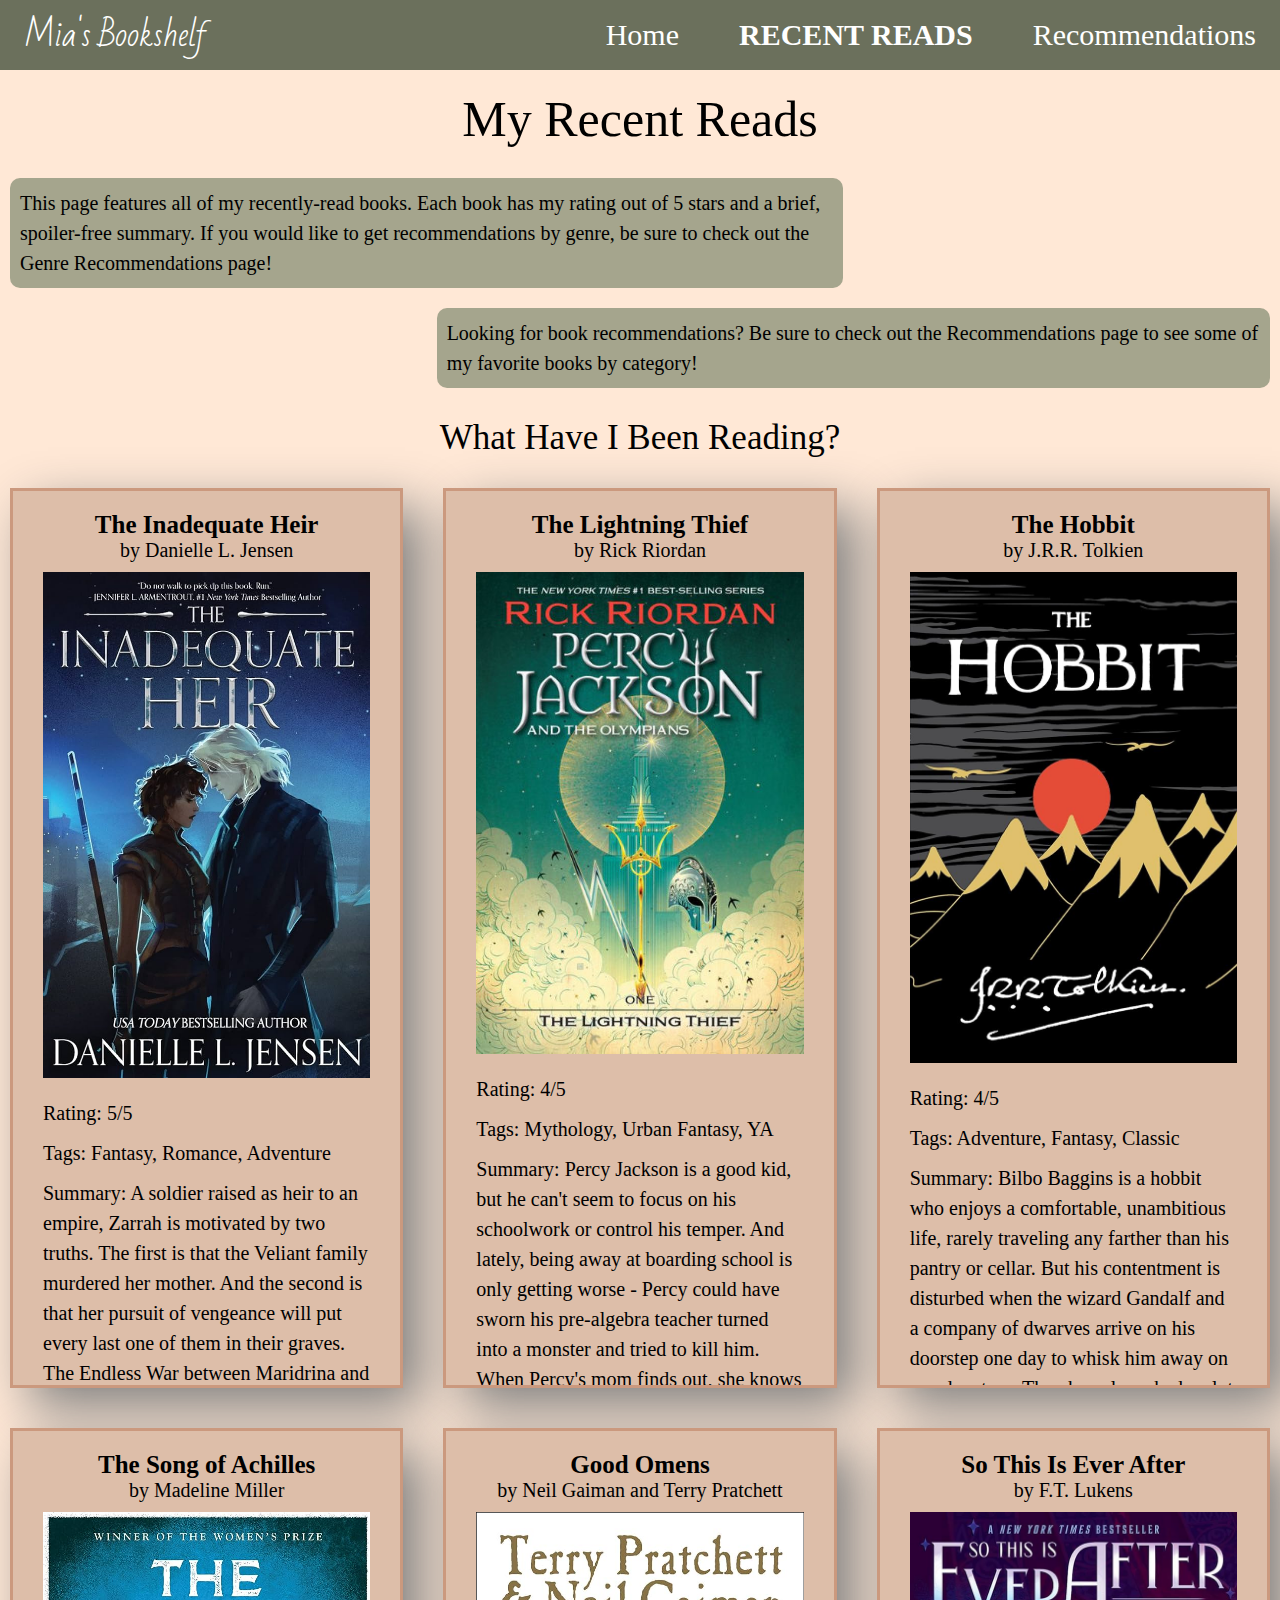
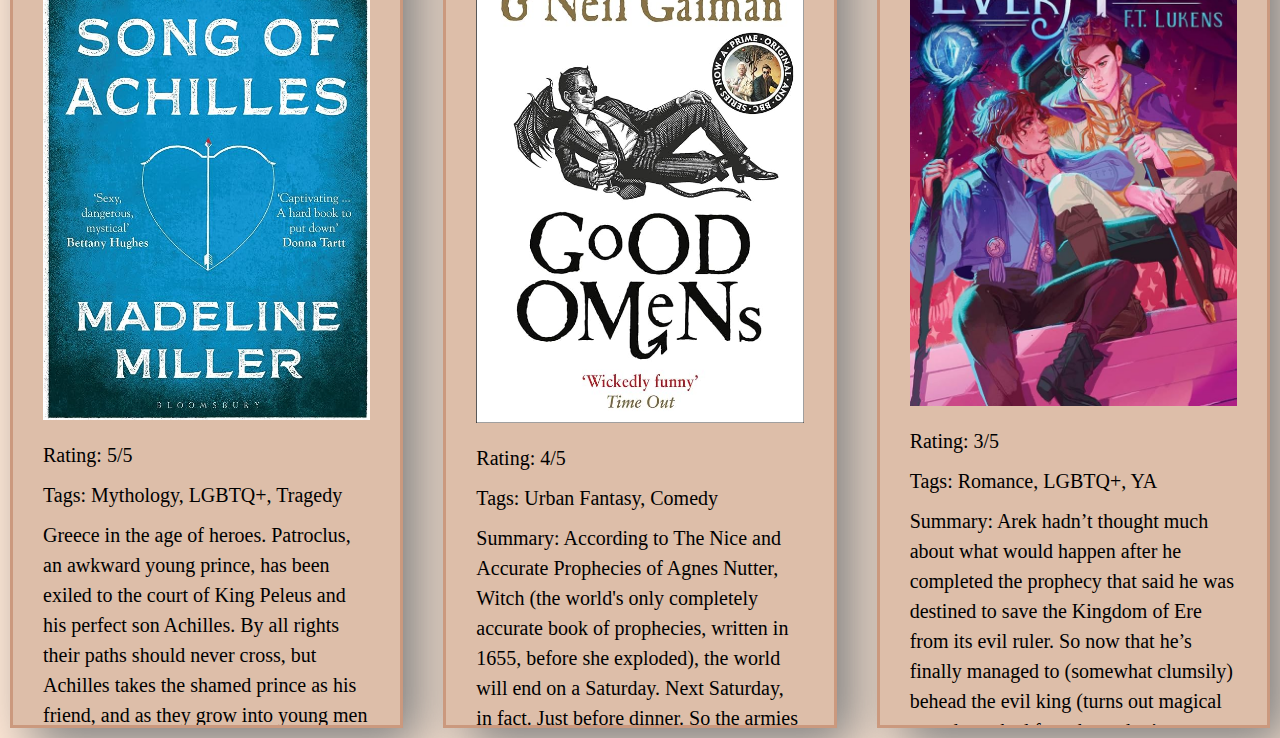
<file: recent_reads.html>
<!DOCTYPE html>
<html lang="en">
<head>
    <meta charset="UTF-8">
    <meta name="viewport" content="width=device-width, initial-scale=1.0">
    <link rel="icon" type="image/x-icon" href="images/favicon.png">
    <link rel="preconnect" href="https://fonts.googleapis.com">
    <link rel="preconnect" href="https://fonts.gstatic.com" crossorigin>
    <link href="https://fonts.googleapis.com/css2?family=Bad+Script&display=swap" rel="stylesheet">
    <link rel="stylesheet" href="css/html5reset.css">
    <link rel="stylesheet" href="css/style.css">
    <title>Recent Reads</title>
</head>
<body>
    <header>
        <a class="skip" href="#main">Skip to Main Content</a>
        <nav class="navbar">
            <a href="index.html" class="nav-branding">Mia's Bookshelf</a>

            <ul class="nav-menu">
                <li class="nav-item">
                    <a href="index.html" class="nav-link">Home</a>
                </li>
                <li class="nav-item">
                    <a href="recent_reads.html" class="nav-link active">Recent Reads</a>
                </li>
                <li class="nav-item">
                    <a href="recommendations.html" class="nav-link">Recommendations</a>
                </li>
            </ul>
            <div class="hamburger">
                <span class="bar"></span>
                <span class="bar"></span>
                <span class="bar"></span>
            </div>
        </nav>
    </header>
    <main id="main">
        <button onclick="topFunction()" id="myBtn" title="Go to top">Back to top</button>
        <h1>My Recent Reads</h1>
        <div class="recent-intro">
            <p>This page features all of my recently-read books. Each book has my rating out of 5 stars and a brief, spoiler-free summary. If you would like to get recommendations by genre, be sure to check out the Genre Recommendations page!</p>
            <p>Looking for book recommendations? Be sure to check out the Recommendations page to see some of my favorite books by category!</p>
        </div>
        <h2>What Have I Been Reading?</h2>
                <div class="recent-container">
                    <div class="book" tabindex="0">
                        <h3>The Inadequate Heir</h3>
                        <h4>by Danielle L. Jensen</h4>
                        <img src="images/the_inadequate_heir.jpg" alt="Book cover for 'The Inadequate Heir'">
                        <p>Rating: 5/5</p>
                        <p>Tags: Fantasy, Romance, Adventure</p>
                        <p>Summary: A soldier raised as heir to an empire, Zarrah is motivated by two truths. The first is that the Veliant family murdered her mother. And the second is that her pursuit of vengeance will put every last one of them in their graves. The Endless War between Maridrina and Valcotta has raged for generations, leaving thousands of Zarrah’s people dead and countless more orphaned. So when she’s given command of the contested city of Nerastis, Zarrah is prepared to do whatever it takes to destroy the Maridrinian forces who oppose her. And to kill the Veliant prince who leads them. Yet a chance encounter with an anonymous, and handsome, Maridrinian causes Zarrah to question whether the violence she’s perpetrated is justice or a crime. And as she continues to meet the nameless man each night, she finds common ground - and fiery passion - in his arms. But when identities are revealed, Zarrah must decide whether to embrace a chance at peace…or march to the drums of war.</p>
                    </div>
                    <div class="book" tabindex="0">
                        <h3>The Lightning Thief</h3>
                        <h4>by Rick Riordan</h4>
                        <img src="images/lightning_thief.jpeg" alt="Book cover for 'The Lightning Thief'">
                        <p>Rating: 4/5</p>
                        <p>Tags: Mythology, Urban Fantasy, YA</p>
                        <p>Summary: Percy Jackson is a good kid, but he can't seem to focus on his schoolwork or control his temper. And lately, being away at boarding school is only getting worse - Percy could have sworn his pre-algebra teacher turned into a monster and tried to kill him. When Percy's mom finds out, she knows it's time that he knew the truth about where he came from, and that he go to the one place he'll be safe. She sends Percy to Camp Half Blood, a summer camp for demigods (on Long Island), where he learns that the father he never knew is Poseidon, God of the Sea. Soon a mystery unfolds and together with his friends—one a satyr and the other the demigod daughter of Athena - Percy sets out on a quest across the United States to reach the gates of the Underworld (located in a recording studio in Hollywood) and prevent a catastrophic war between the gods.</p>
                    </div>
                    <div class="book" tabindex="0">
                        <h3>The Hobbit</h3>
                        <h4>by J.R.R. Tolkien</h4>
                        <img src="images/the_hobbit.jpg" alt="Book cover for 'The Hobbit'">
                        <p>Rating: 4/5</p>
                        <p>Tags: Adventure, Fantasy, Classic</p>
                        <p>Summary: Bilbo Baggins is a hobbit who enjoys a comfortable, unambitious life, rarely traveling any farther than his pantry or cellar. But his contentment is disturbed when the wizard Gandalf and a company of dwarves arrive on his doorstep one day to whisk him away on an adventure. They have launched a plot to raid the treasure hoard guarded by Smaug the Magnificent, a large and very dangerous dragon. Bilbo reluctantly joins their quest, unaware that on his journey to the Lonely Mountain he will encounter both a magic ring and a frightening creature known as Gollum.</p>
                    </div>
                    <div class="book" tabindex="0">
                        <h3>The Song of Achilles</h3>
                        <h4>by Madeline Miller</h4>
                        <img src="images/song_of_achilles.jpg" alt="Book cover for 'The Song of Achilles'">
                        <p>Rating: 5/5</p>
                        <p>Tags: Mythology, LGBTQ+, Tragedy</p>
                        <p>Greece in the age of heroes. Patroclus, an awkward young prince, has been exiled to the court of King Peleus and his perfect son Achilles. By all rights their paths should never cross, but Achilles takes the shamed prince as his friend, and as they grow into young men skilled in the arts of war and medicine their bond blossoms into something deeper - despite the displeasure of Achilles' mother Thetis, a cruel sea goddess. But then word comes that Helen of Sparta has been kidnapped. Torn between love and fear for his friend, Patroclus journeys with Achilles to Troy, little knowing that the years that follow will test everything they hold dear. Profoundly moving and breathtakingly original, this rendering of the epic Trojan War is a dazzling feat of the imagination, a devastating love story, and an almighty battle between gods and kings, peace and glory, immortal fame and the human heart.</p>
                    </div>
                    <div class="book" tabindex="0">
                        <h3>Good Omens</h3>
                        <h4>by Neil Gaiman and Terry Pratchett</h4>
                        <img src="images/good_omens.jpg" alt="Book cover for 'Good Omens'">
                        <p>Rating: 4/5</p>
                        <p>Tags: Urban Fantasy, Comedy</p>
                        <p>Summary: According to The Nice and Accurate Prophecies of Agnes Nutter, Witch (the world's only completely accurate book of prophecies, written in 1655, before she exploded), the world will end on a Saturday. Next Saturday, in fact. Just before dinner. So the armies of Good and Evil are amassing, Atlantis is rising, frogs are falling, tempers are flaring. Everything appears to be going according to Divine Plan. Except a somewhat fussy angel and a fast-living demon—both of whom have lived amongst Earth's mortals since The Beginning and have grown rather fond of the lifestyle—are not actually looking forward to the coming Rapture. And someone seems to have misplaced the Antichrist . . .</p>
                    </div>
                    <div class="book" tabindex="0">
                        <h3>So This Is Ever After</h3>
                        <h4>by F.T. Lukens</h4>
                        <img src="images/so_this_is_ever_after.jpg" alt="Book cover for 'So This Is Ever After'">
                        <p>Rating: 3/5</p>
                        <p>Tags: Romance, LGBTQ+, YA</p>
                        <p>Summary: Arek hadn’t thought much about what would happen after he completed the prophecy that said he was destined to save the Kingdom of Ere from its evil ruler. So now that he’s finally managed to (somewhat clumsily) behead the evil king (turns out magical swords yanked from bogs don’t come pre-sharpened), he and his rag-tag group of quest companions are at a bit of a loss for what to do next. As a temporary safeguard, Arek’s best friend and mage, Matt, convinces him to assume the throne until the true heir can be rescued from her tower. Except that she’s dead. Now Arek is stuck as king, a role that comes with a magical catch: choose a spouse by your eighteenth birthday, or wither away into nothing. With his eighteenth birthday only three months away, and only Matt in on the secret, Arek embarks on a desperate bid to find a spouse to save his life—starting with his quest companions. But his attempts at wooing his friends go painfully and hilariously wrong…until he discovers that love might have been in front of him all along.</p>
                    </div>
                </div>
        </main>
        <script src="js/hamMenu.js"></script>
        <script src="js/backTop.js"></script>
    </body>
    </html>
</file>
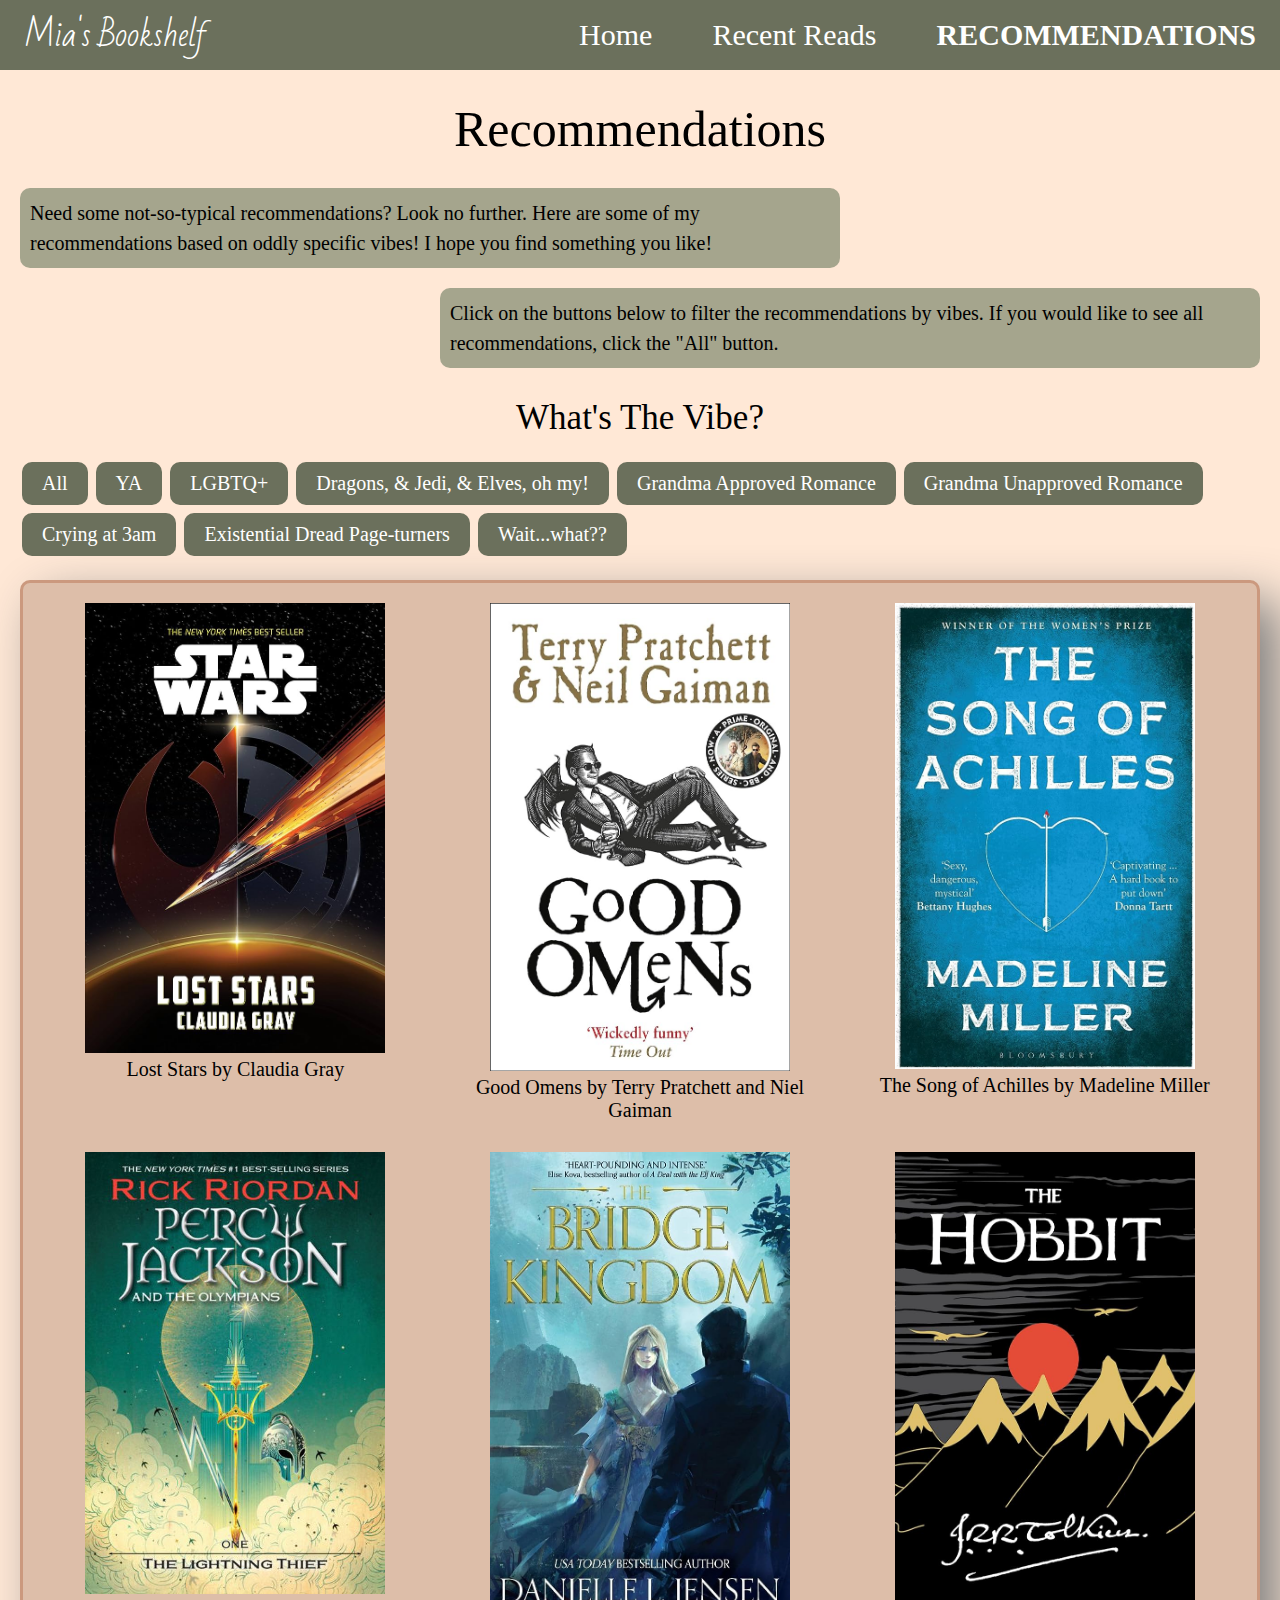
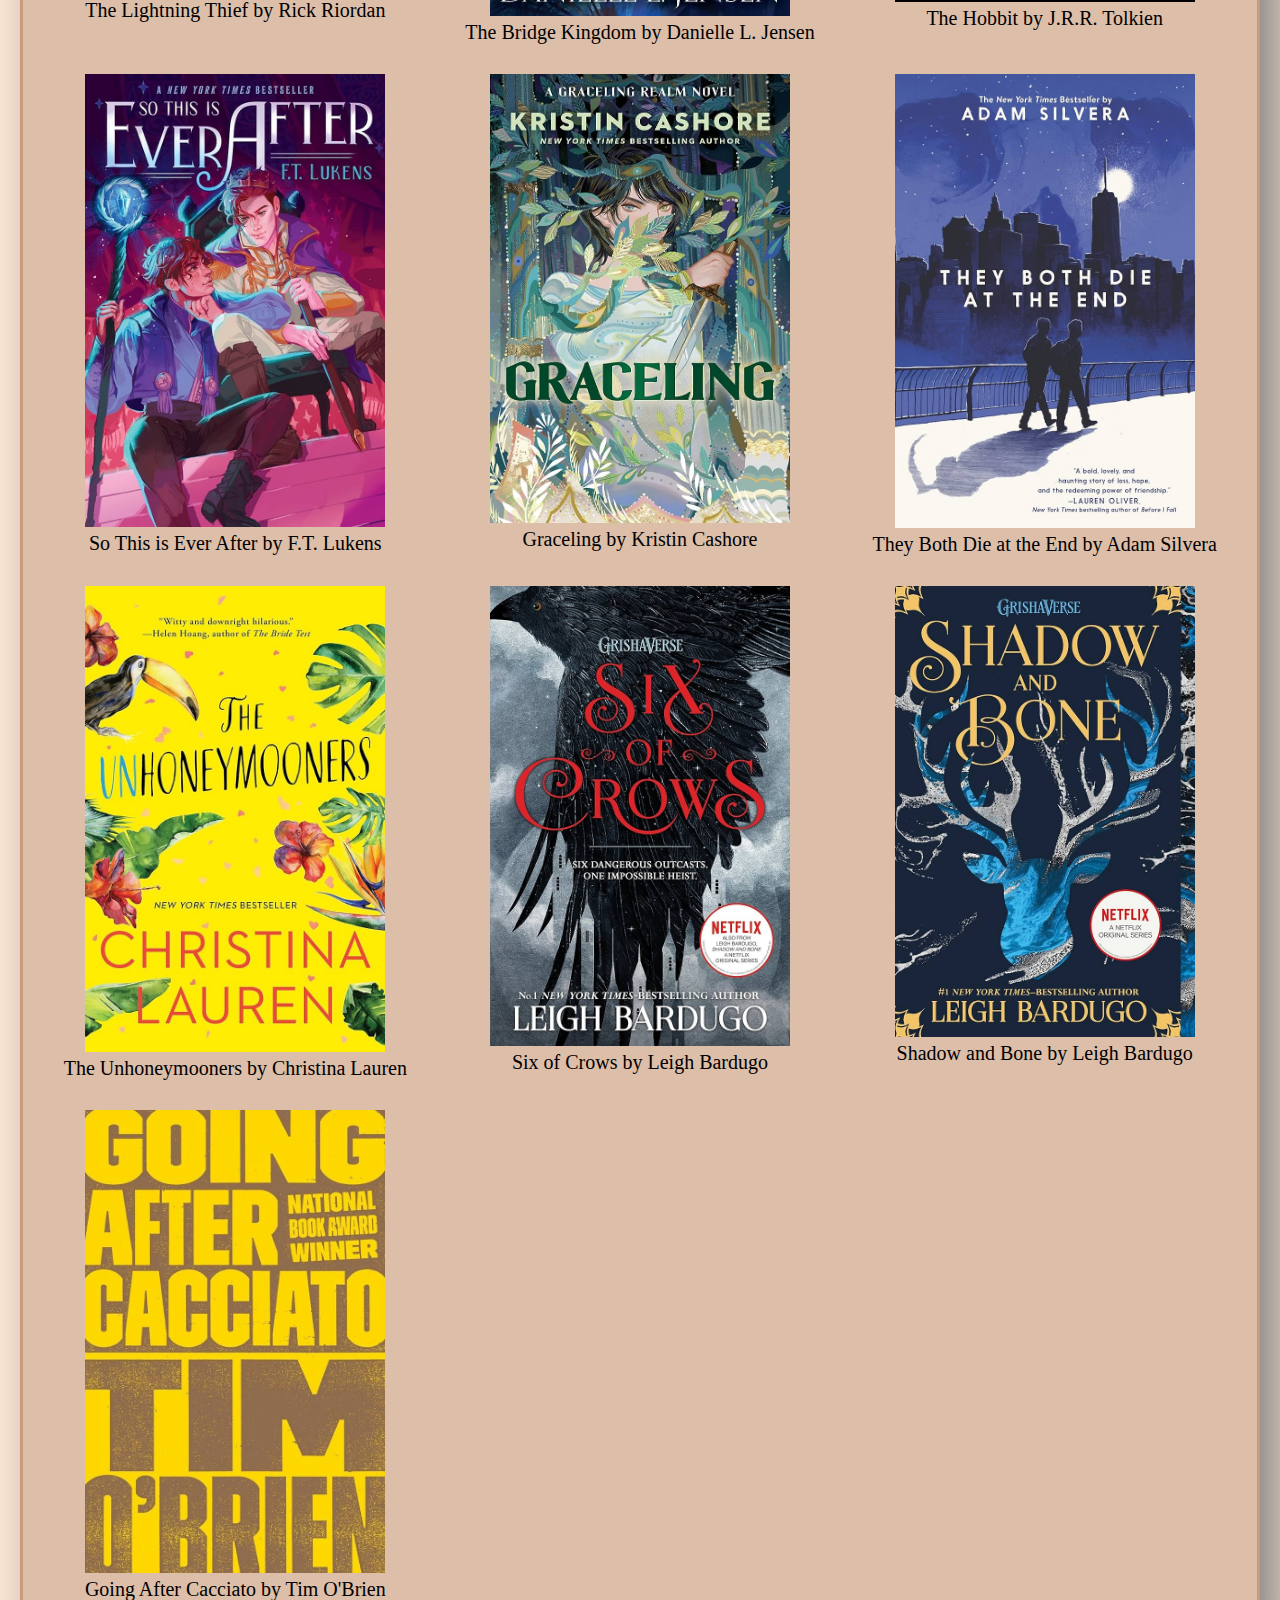
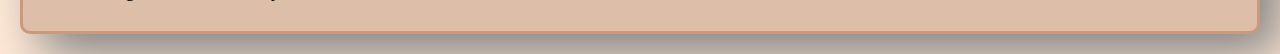
<file: recommendations.html>
<!DOCTYPE html>
<html lang="en">
<head>
    <meta charset="UTF-8">
    <meta name="viewport" content="width=device-width, initial-scale=1.0">
    <link rel="icon" type="image/x-icon" href="images/favicon.png">
    <link rel="preconnect" href="https://fonts.googleapis.com">
    <link rel="preconnect" href="https://fonts.gstatic.com" crossorigin>
    <link href="https://fonts.googleapis.com/css2?family=Bad+Script&display=swap" rel="stylesheet">
    <link rel="stylesheet" href="css/html5reset.css">
    <link rel="stylesheet" href="css/style.css">
    <title>Recommendations</title>
</head>
<body>
    <header>
        <a class="skip" href="#main">Skip to Main Content</a>
        <nav class="navbar">
            <a href="index.html" class="nav-branding">Mia's Bookshelf</a>

            <ul class="nav-menu">
                <li class="nav-item">
                    <a href="index.html" class="nav-link">Home</a>
                </li>
                <li class="nav-item">
                    <a href="recent_reads.html" class="nav-link">Recent Reads</a>
                </li>
                <li class="nav-item">
                    <a href="recommendations.html" class="nav-link active">Recommendations</a>
                </li>
            </ul>
            <div class="hamburger">
                <span class="bar"></span>
                <span class="bar"></span>
                <span class="bar"></span>
            </div>
        </nav>
    </header>
    <main id="main">
        <button onclick="topFunction()" id="myBtn" title="Go to top">Back to top</button>
        <div class="rec-container">
            <h1>Recommendations</h1>
                <div class="rec-intro">
                    <p>Need some not-so-typical recommendations? Look no further. Here are some of my recommendations based on oddly specific vibes! I hope you find something you like!</p>
                </div>
                <div class="directions">
                    <p>Click on the buttons below to filter the recommendations by vibes. If you would like to see all recommendations, click the "All" button.</p>
                </div>
            </div>

            <h2>What's The Vibe?</h2>
            <div class="controls">
                <button type="button" class="control" data-filter="all">All</button>
                <button type="button" class="control" data-filter=".ya">YA</button>
                <button type="button" class="control" data-filter=".lgbt">LGBTQ+</button>
                <button type="button" class="control" data-filter=".fantasy">Dragons, & Jedi, & Elves, oh my!</button>
                <button type="button" class="control" data-filter=".romance">Grandma Approved Romance</button>
                <button type="button" class="control" data-filter=".notromance">Grandma Unapproved Romance</button>
                <button type="button" class="control" data-filter=".cry">Crying at 3am</button>
                <button type="button" class="control" data-filter=".dread">Existential Dread Page-turners</button>
                <button type="button" class="control" data-filter=".what">Wait...what??</button>
            </div>

            <div class="container gallery">
                <figure class="mix fantasy romance cry ya">
                    <img src="images/lost_stars.jpg" alt="Book cover of Lost Stars by Claudia Gray">
                    <figcaption>Lost Stars by Claudia Gray</figcaption>
                </figure>

                <figure class="mix fantasy what">
                    <img src="images/good_omens.jpg" alt="Book cover of Good Omens by Terry Pratchett and Niel Gaiman">
                    <figcaption>Good Omens by Terry Pratchett and Niel Gaiman</figcaption>
                </figure>

                <figure class="mix notromance lgbt cry dread">
                    <img src="images/song_of_achilles.jpg" alt="Book cover of The Song of Achilles by Madeline Miller">
                    <figcaption>The Song of Achilles by Madeline Miller</figcaption>

                </figure>

                <figure class="mix fantasy ya">
                    <img src="images/lightning_thief.jpeg" alt="Book cover for The Lightning Theif by Rick Riordan">
                    <figcaption>The Lightning Thief by Rick Riordan</figcaption>

                </figure>

                <figure class="mix fantasy notromance">
                    <img src="images/the_bridge_kingdom.jpg" alt="Book cover for The Bridge Kingdom by Danielle L. Jensen">
                    <figcaption>The Bridge Kingdom by Danielle L. Jensen</figcaption>

                </figure>

                <figure class="mix fantasy ya">
                    <img src="images/the_hobbit.jpg" alt="Book cover for The Hobbit by J.R.R. Tolkien">
                    <figcaption>The Hobbit by J.R.R. Tolkien</figcaption>

                </figure>

                <figure class="mix fantasy lgbt romance ya">
                    <img src="images/so_this_is_ever_after.jpg" alt="Book cover for So This is Ever After by F.T. Lukens">
                    <figcaption>So This is Ever After by F.T. Lukens</figcaption>

                </figure>

                <figure class="mix fantasy ya romance">
                    <img src="images/graceling.jpg" alt="Book cover for So This is Ever After by F.T. Lukens">
                    <figcaption>Graceling by Kristin Cashore</figcaption>

                </figure>

                <figure class="mix romance dread cry lgbt what">
                    <img src="images/they_both_die.jpg" alt="Book cover for They Both Die at the End by Adam Silvera">
                    <figcaption>They Both Die at the End by Adam Silvera</figcaption>
                </figure>

                <figure class="mix notromance">
                    <img src="images/the_unhoneymooners.jpg" alt="Book cover for The Unhoneymooners by Christina Lauren">
                    <figcaption>The Unhoneymooners by Christina Lauren</figcaption>
                </figure>

                <figure class="mix lgbt fantasy ya">
                    <img src="images/six_of_crows.jpg" alt="Book cover for Six of Crows by Leigh Bardugo">
                    <figcaption>Six of Crows by Leigh Bardugo</figcaption>
                </figure>

                <figure class="mix fantasy ya">
                    <img src="images/shadow_and_bone.jpg" alt="Book cover for Shadow and Bone by Leigh Bardugo">
                    <figcaption>Shadow and Bone by Leigh Bardugo</figcaption>
                </figure>

                <figure class="mix dread what">
                    <img src="images/going_after_cacciato.jpg" alt="Book cover for Going After Cacciato by Tim O'Brien">
                    <figcaption>Going After Cacciato by Tim O'Brien</figcaption>
                </figure>
            </div>
        </main>
        <script src="js/hamMenu.js"></script>
        <script src="js/backTop.js"></script>
        <script src="js/mixitup.min.js"></script>
        <script>
            var containerEl = document.querySelector('.container');
            var mixer = mixitup(containerEl);
        </script>
    </body>
    </html>
</file>
<file: css/style.css>
html{
    scroll-behavior: smooth;
  }

*:focus{
    outline: 2px solid #000000;
}

/* Navigation styling. This is set up in a way that displays a hamburger menu when in mobile view and an expanded menu in larger viewports. This is the reason that it some of this code is set up using a media query uisng "max-width". */

header{
    background-color: #6B705C;
    width: 100%;
}

li{
    list-style: none;
}

a{
    color: white;
    text-decoration: none;
}

a.nav-link{
    font-size: 30px;
}

a.skip{
    background: white;
    left: 0;
    padding: 6px;
    position: absolute;
    top: -40px;
    -webkit-transition: top 1s ease-out;
    transition: top 1s ease-out;
    z-index: 1;
  }

  a.skip:focus{
    top:20px;
    color: black;
    text-decoration-style: solid;
  }

.navbar{
    min-height: 70px;
    display: flex;
    justify-content: space-between;
    align-items: center;
    padding: 0 24px;
}

.nav-menu{
    display:flex;
    justify-content: space-between;
    align-items: center;
    gap: 60px;
}

.nav-branding{
    font-size: 2rem;
    font-family: "Bad Script", cursive;
}

.nav-link{
    transition: 0.7s ease;
}

.nav-link:hover{
    text-decoration: underline;
}

.hamburger{
    display: none;
    cursor: pointer;
}

.bar{
    display: block;
    width: 25px;
    height: 3px;
    margin: 5px auto;
    -webkit-transition :all 0.3s ease-in-out;
    transition :all 0.3s ease-in-out;
    background-color: white;
}

@media(max-width:599px){
    .hamburger{
        display: block;
    }

    .hamburger.active .bar:nth-child(2){
        opacity: 0;
    }

    .hamburger.active .bar:nth-child(1){
        transform: translateY(8px) rotate(45deg);
    }

    .hamburger.active .bar:nth-child(3){
        transform: translateY(-8px) rotate(-45deg);
    }

    .nav-menu{
        position:fixed;
        left: -100%;
        top: 70px;
        gap: 0;
        flex-direction: column;
        background-color: #6B705C;
        width: 100%;
        text-align:center;
        transition: 0.3s;
    }

    .nav-item{
        margin: 16px 0;
    }

    .nav-menu.active{
        left: 0;
    }

}

/* End navigation styling */

.offscreen{
    position: absolute;
    left: -9999px;
    background-color: #B7B7A4;
    padding: 6px;
}

.offscreen:focus{
    left: 10px;
}

.active{
    text-transform: uppercase;
    font-weight: bold;
    }

body {
    font-style: normal;
    background-color: #FFE8D6;
}

h1{
    text-align: center;
    font-size: 50px;
    color: #000000;
    font-family: 'Times New Roman', Times, serif;
    margin: 20px;
}

h2{
    text-align: center;
    font-size: 35px;
    color: #000000;
    font-family: 'Times New Roman', Times, serif;
    margin: 20px;
    }

h3{
    text-align: left;
    font-size: 25px;
    color: #000000;
    font-family: 'Times New Roman', Times, serif;
    }

h4{
    text-align: left;
    font-size: 20px;
    color: #000000;
    font-family: 'Times New Roman', Times, serif;
    }

p{
    text-align: left;
    font-size: 20px;
    color: #000000;
    background-color: #A5A58D;
    border-radius: 10px;
    font-family: 'Times New Roman', Times, serif;
    line-height: 1.5;
    padding: 10px;
    margin: 10px;
    }

.container{
    display: grid;
    grid-template-columns: 1fr;
    margin: 10px;
}

/* Recent reads styling */

.book{
    display: block;
    width: auto;
    height: 900px;
    border: solid 3px #CB997E;
    padding: 20px;
    background-color: #DDBEA9;
    margin: 10px;
    overflow: auto;
    box-shadow: 20px 20px 50px grey;
}

.book p{
    background-color: transparent;
    padding: 0;
}

.book h3{
    font-weight: bold;
    text-align: center;
}

.book h4{
    text-align: center;
}

.book img{
    padding: 10px;
    width: 350px;
    display: block;
    margin-left: auto;
    margin-right: auto;
}

/* Home page styling */

.about-me{
    background-color: #A5A58D;
    border-radius: 10px;
    margin: 10px;
    padding: 20px;
}


.about-me p{
    background-color: transparent;
    padding: 0;
    grid-column: 1;
    grid-row: 2;
}

.about-me-img{
    display: flex;
    justify-content: center;
    background-color: #A5A58D;
    border-radius: 10px;
}

.about-me-img img{
    width: 300px;
    height: 300px;
    border-radius: 50%;
    margin: 20px;
}

.welcome{
    background-color: #B7B7A4;
    border-radius: 10px;
    margin: 10px;
}

.welcome p{
    background-color: transparent;
}

.favorite-books{
    background-color: #DDBEA9;
    border-radius: 10px;
    margin: 10px;
    padding: 20px;
}

.favorite-books h3{
    padding-bottom: 10px;
}

.favorite-books p{
    background-color: transparent;
}

.favorite-things{
    background-color: #CB997E;
    border-radius: 10px;
    margin: 10px;
    padding: 10px;
}

.favorite-things p{
    background-color: transparent;
}

.favorite-books li, .favorite-things li{
    list-style: circle;
    margin-left: 20px;
    font-size: 20px;
}

/* Recommendation styling */

.rec-container{
    display: grid;
    grid-template-columns: 1fr;
    margin: 10px;
}

.gallery{
    background-color: #DDBEA9;
    border-radius: 10px;
    padding: 20px;
    margin: 20px;
    border: solid 3px #CB997E;
    box-shadow: 20px 20px 50px grey;
}

.gallery img{
    width: 300px;
    margin: 0 auto;
    display: block;
}

figcaption{
    text-align: center;
    font-size: 20px;
    padding-top: 5px;
    padding-bottom: 10px;
}

.controls{
    margin: 0px 20px;
}

.controls button{
    background-color: #6B705C;
    border: none;
    color: white;
    padding: 10px 20px;
    text-align: center;
    text-decoration: none;
    display: inline-block;
    font-size: 20px;
    margin: 4px 2px;
    cursor: pointer;
    border-radius: 10px;
    font-family: 'Times New Roman', Times, serif;
}

#myBtn {
    display: none;
    position: fixed;
    bottom: 20px;
    right: 30px;
    z-index: 99;
    outline: none;
    background-color: #6B705C ;
    color: white;
    cursor: pointer;
    padding: 15px;
    border-radius: 10px;
    font-size: 18px;
    font-family: 'Times New Roman', Times, serif;
    }

    #myBtn:hover {
    text-decoration: underline;
    background-color: #6B705C ;
    color: white;
    }

/* Tablet view */

@media only screen and (min-width: 600px){

    .container{
        display: grid;
        grid-template-columns: 1fr 1fr;
        grid-gap: 20px;
    }

    .recent-container{
        display: grid;
        grid-template-columns: 1fr 1fr;
        grid-gap: 20px;
    }

    .rec-container{
        grid-template-columns: 1fr 1fr;
    }

    a.nav-link{
        font-size: 20px;
    }

    .nav-branding{
        font-size: 1.5rem;
        font-family: "Bad Script", cursive;
    }

    h1{
        grid-column: 1 / span 2;
    }

    .welcome{
        grid-column: 1 / span 2;
        grid-row: 2;
    }

    .about-me{
        grid-column: 1/ span 2;
        grid-row: 3;
    }
    .about-me-img{
        grid-column: 1/ span 2;
        grid-row: 4
    }

    .favorite-books{
        grid-column: 1/ span 1;
        grid-row: 5;
    }

    .favorite-things{
        grid-column: 2/ span 3;
        grid-row: 6;
    }

    .home-links{
        grid-column: 1;
        grid-row: 3;
    }
}


/* Desktop view */

@media only screen and (min-width: 1000px){
    .container{
        display: grid;
        grid-template-columns: 1fr 1fr 1fr;
        grid-gap: 20px;
    }

    .recent-container{
        display: grid;
        grid-template-columns: 1fr 1fr 1fr;
        grid-gap: 20px;
    }

    a.nav-link{
        font-size: 30px;
    }

    .nav-branding{
        font-size: 2rem;
        font-family: "Bad Script", cursive;
    }

    h1{
        grid-column: 2;
    }

    .welcome{
        grid-column: 1 / span 2;
        grid-row: 2;
    }

    .about-me{
        grid-column: 2/ span 2;
        grid-row: 3;
    }

    .about-me-img{
        grid-column: 3;
        grid-row: 4
    }

    .favorite-books{
        grid-column: 1/ span 2;
        grid-row: 5;
    }

    .favorite-things{
        grid-column: 2/ span 3;
        grid-row: 6;
    }

    .home-links{
        grid-column: 1;
        grid-row: 3;
    }

    .recent-intro{
        display: grid;
        grid-template-columns: 1fr 1fr 1fr;
    }

    .recent-intro p:first-of-type{
        grid-column: 1/ span 2;
    }

    .recent-intro p:last-of-type{
        grid-column: 2/ span 2;
    }

    .rec-container{
        display: grid;
        grid-template-columns: 1fr 1fr 1fr;
    }

    .rec-intro{
        grid-column: 1/ span 2;
        grid-row: 2;
    }

    .directions{
        grid-column: 2/ span 2;
        grid-row: 3;
    }
}

@media screen and (prefers-reduced-motion: reduce){
    html{
        scroll-behavior: auto;
    }

    .skip a{
      -webkit-transition: none;
      transition: none;
     }

     .nav-link .bar .nav-menu{
        -webkit-transition: none;
        transition: none;
     }
  }
</file>
